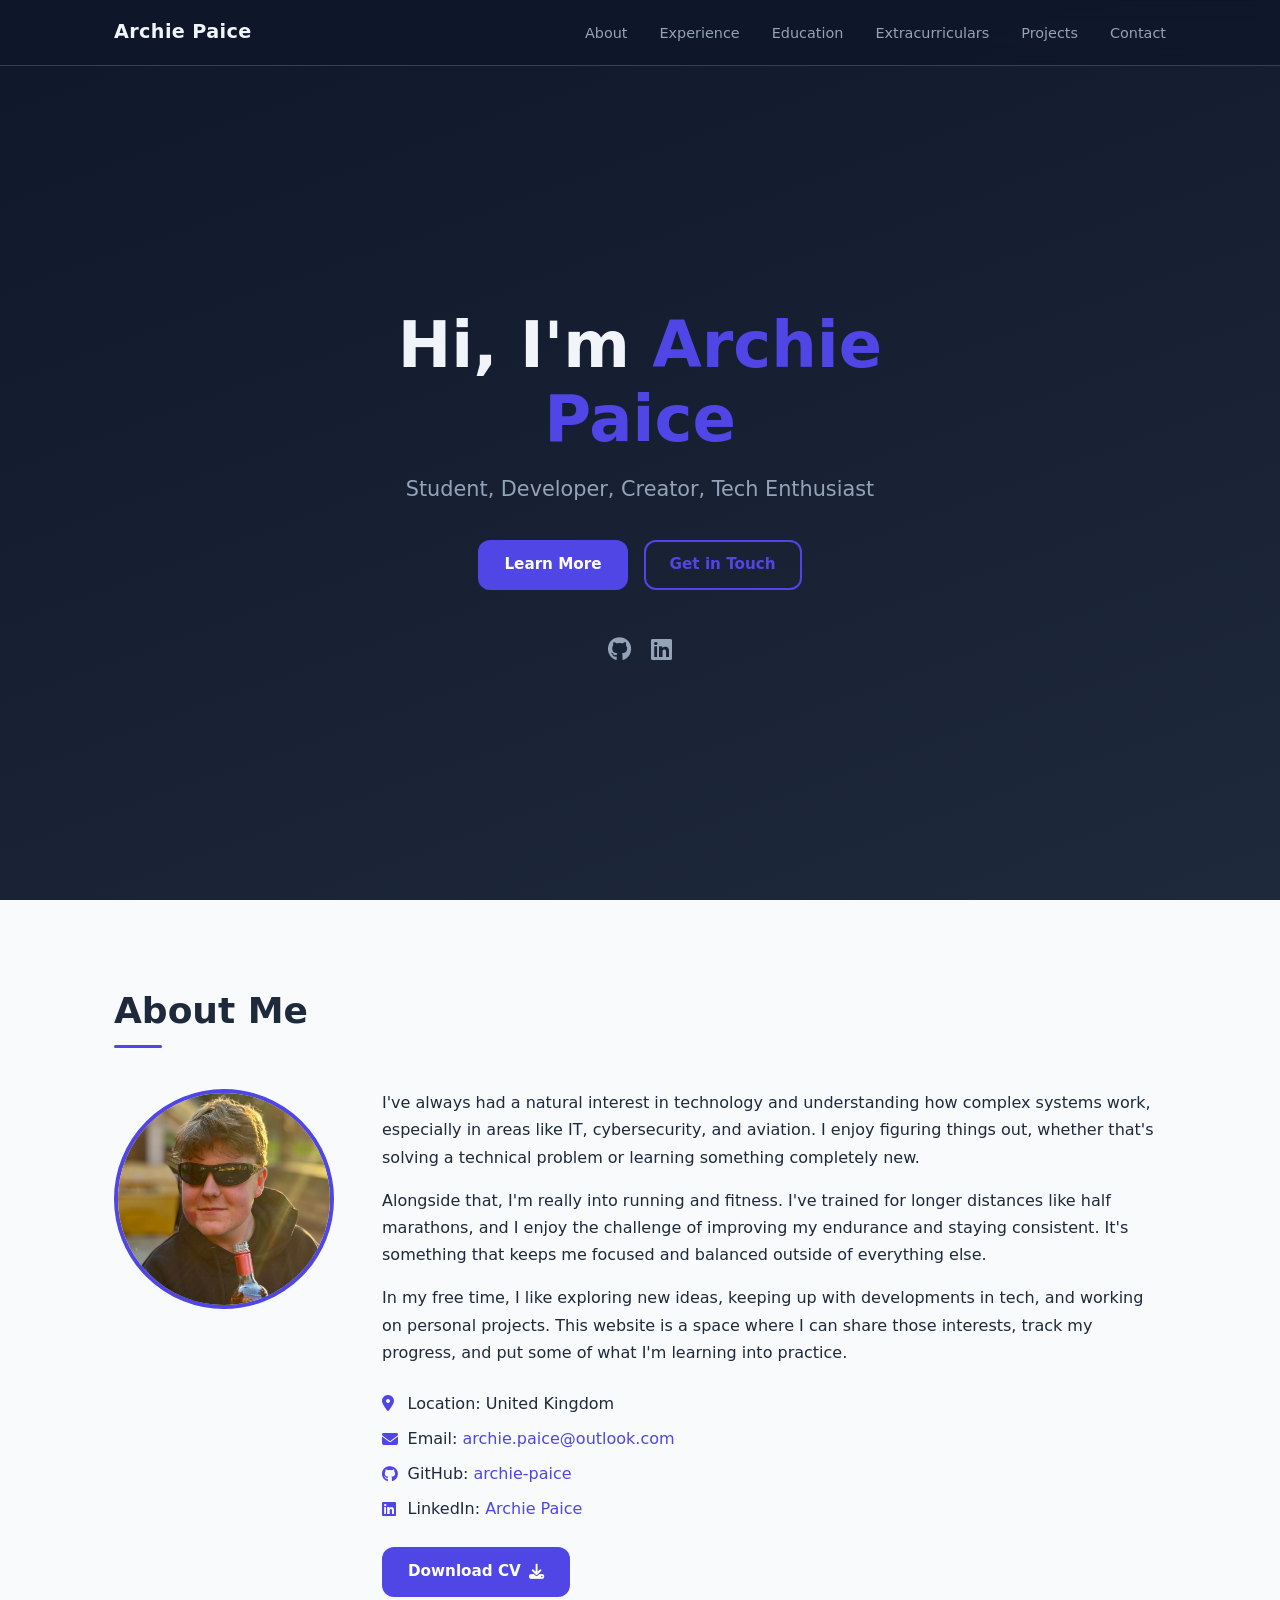
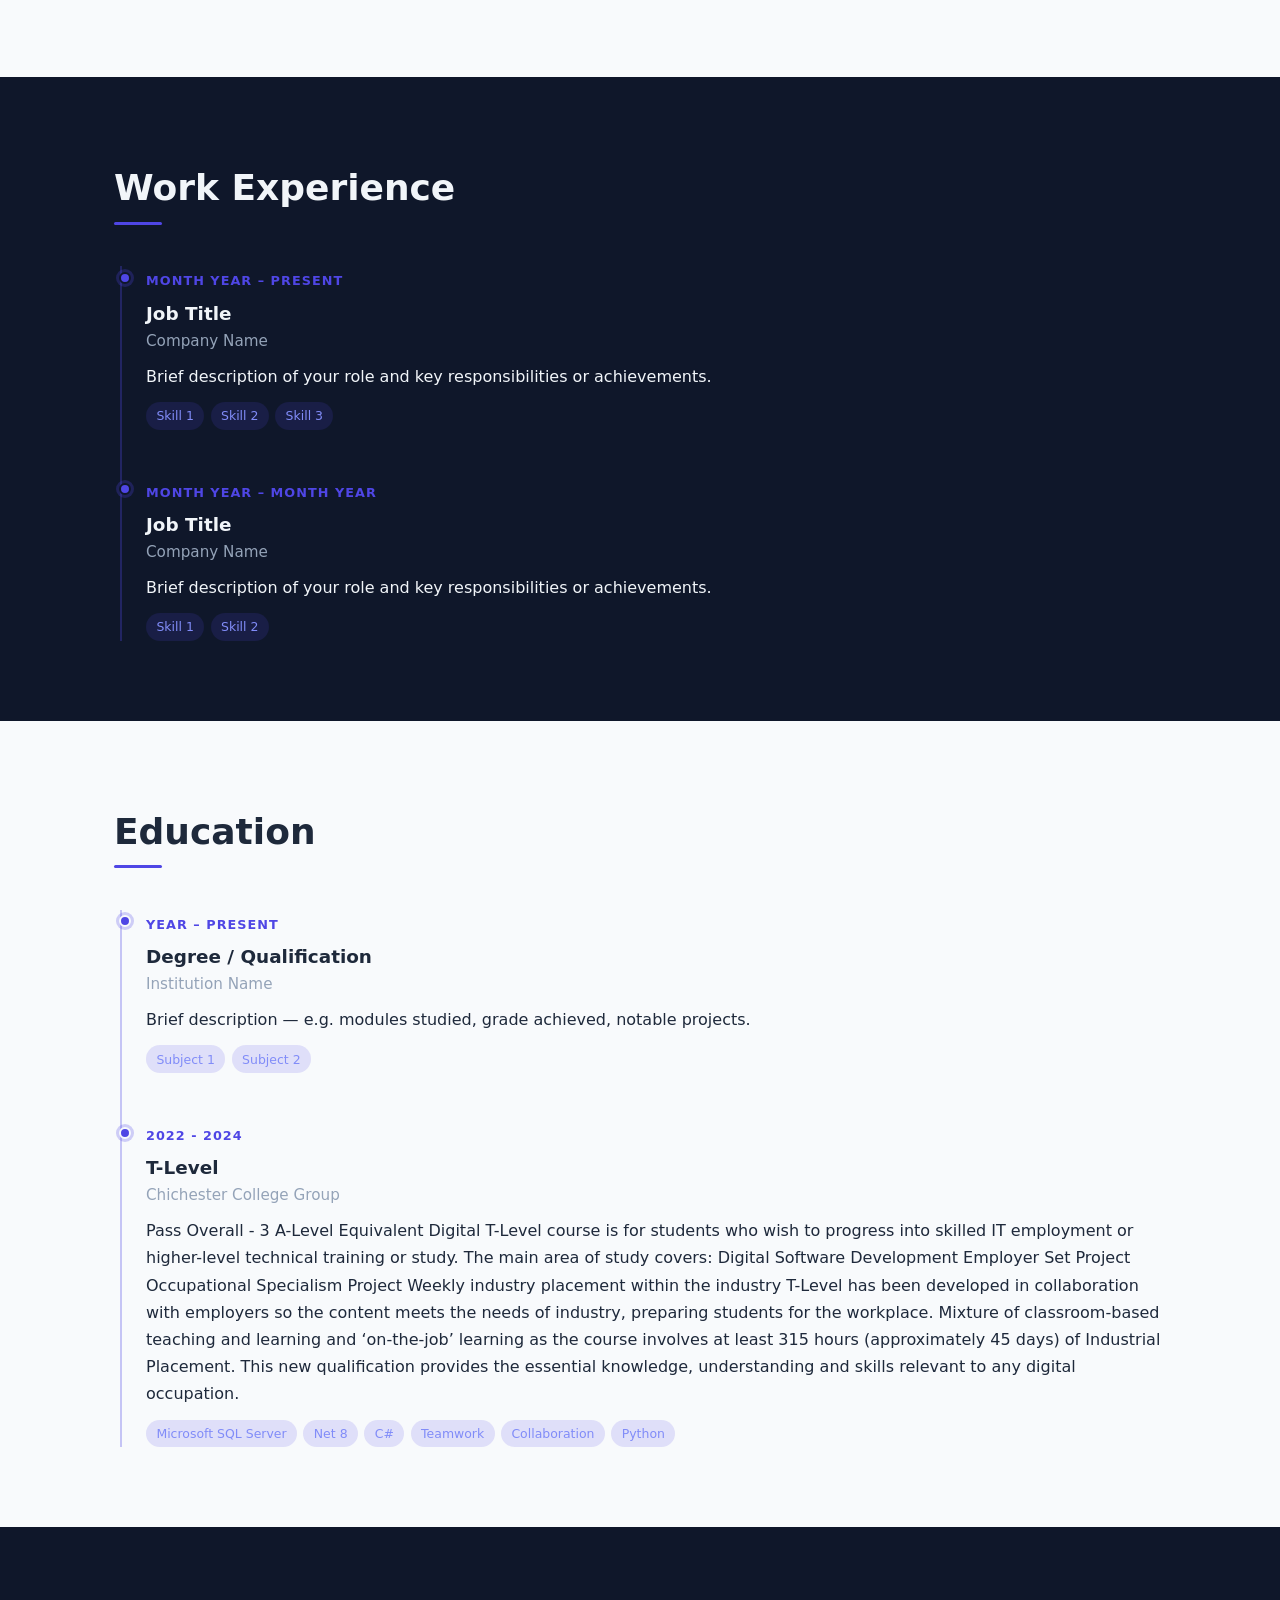
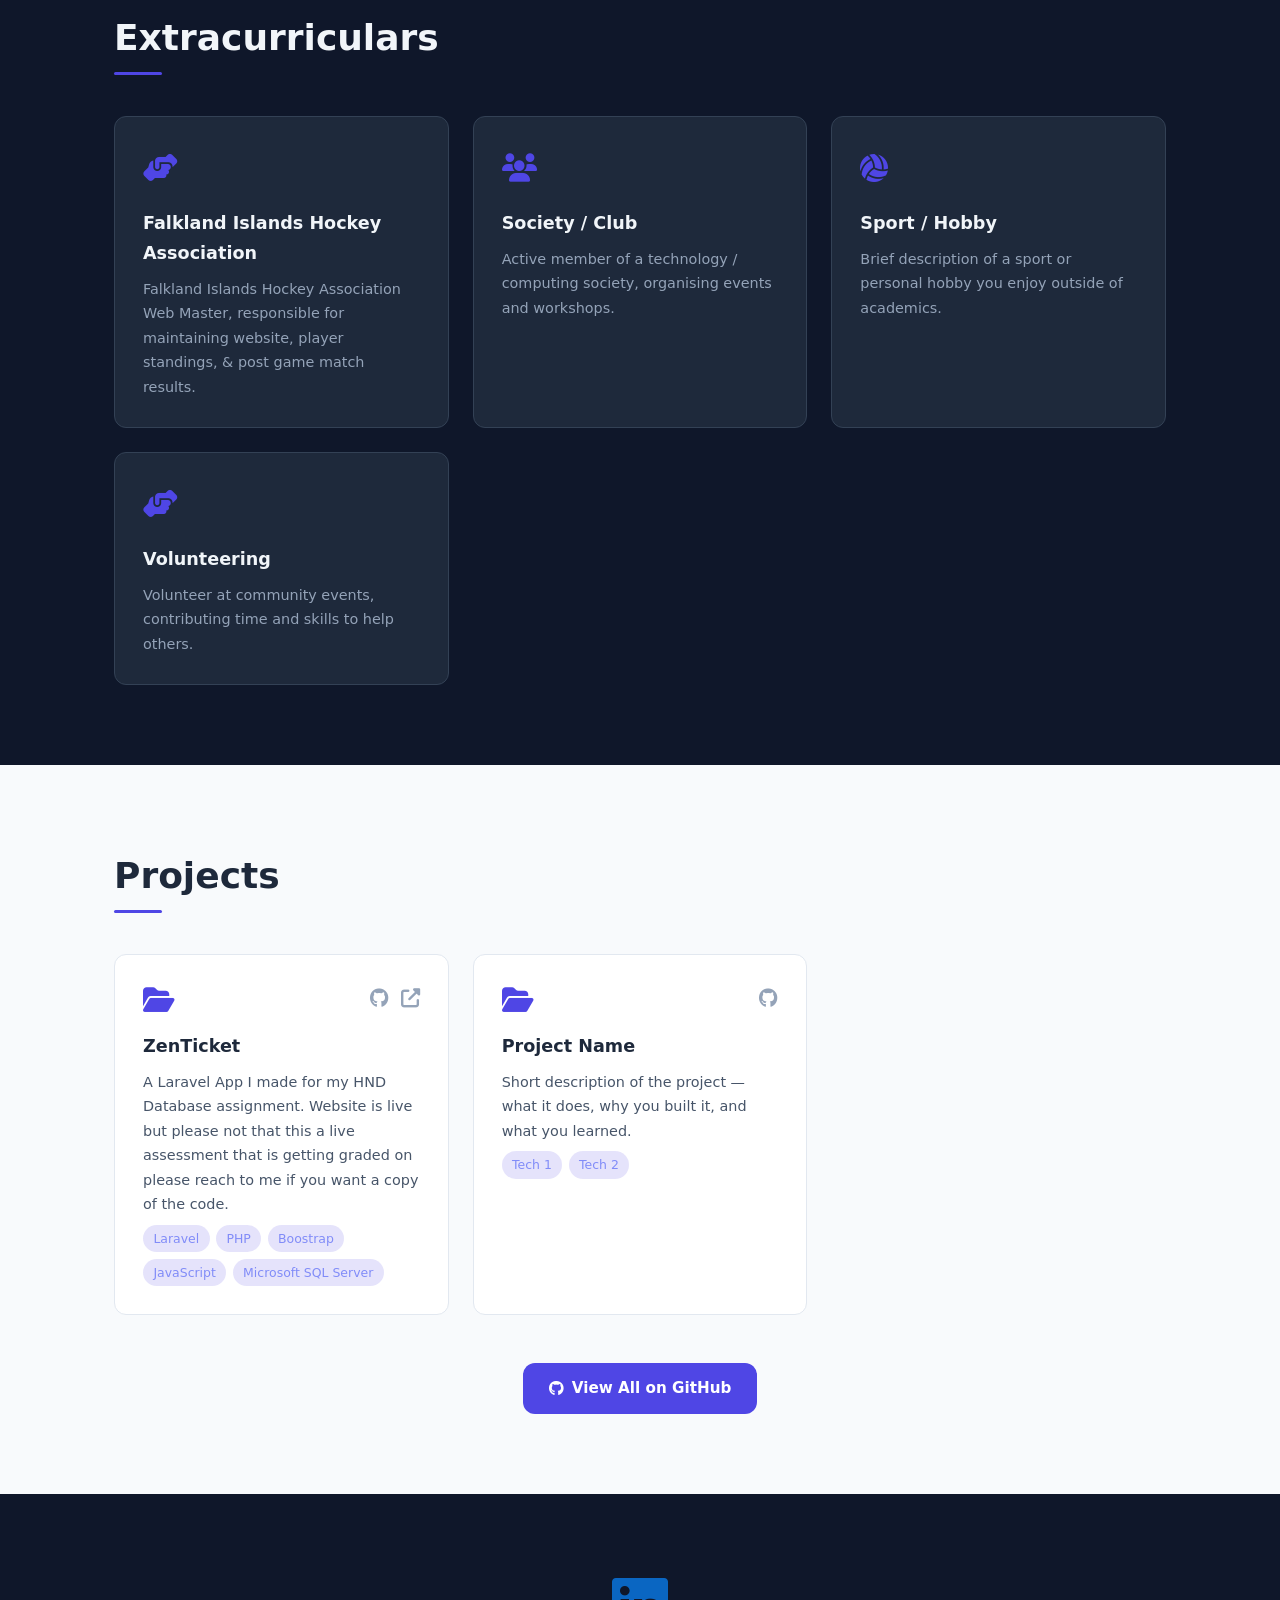
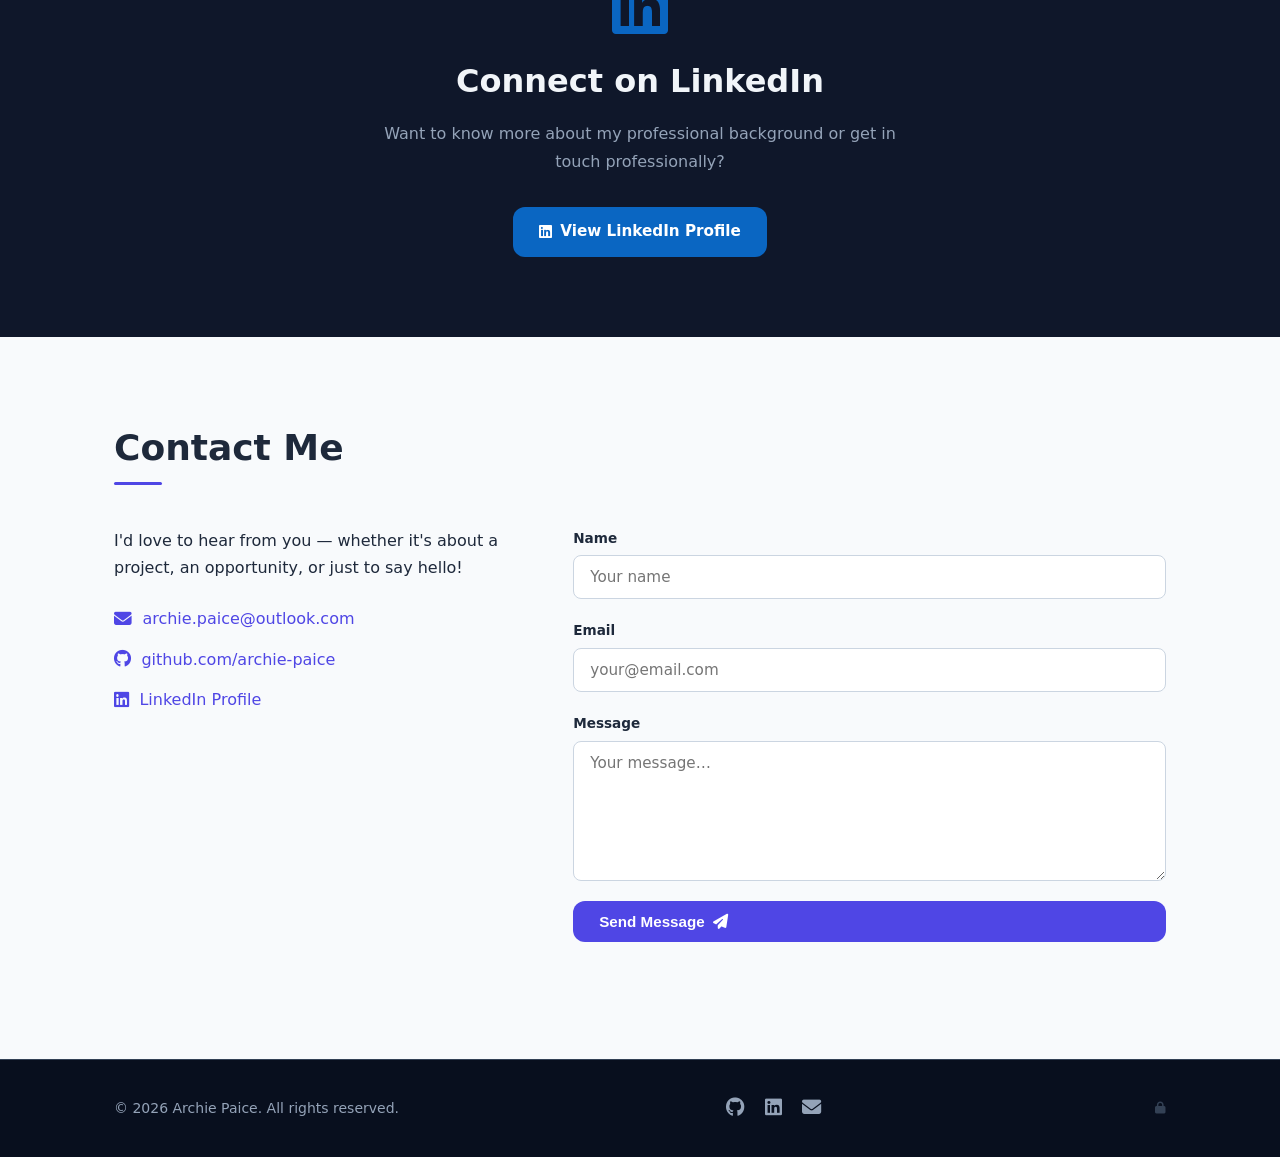
<file: index.html>
<!DOCTYPE html>
<html lang="en">
<head>
  <meta charset="UTF-8" />
  <meta name="viewport" content="width=device-width, initial-scale=1.0" />
  <title>Archie Paice | Portfolio</title>
  <link rel="stylesheet" href="style.css" />
  <link
    rel="stylesheet"
    href="https://cdnjs.cloudflare.com/ajax/libs/font-awesome/6.5.0/css/all.min.css"
    crossorigin="anonymous"
    referrerpolicy="no-referrer"
  />
</head>
<body>

  <!-- ===================== NAVIGATION ===================== -->
  <header id="navbar">
    <div class="nav-container">
      <a href="#hero" class="nav-brand" id="nav-brand">Archie Paice</a>

      <button class="nav-toggle" aria-label="Toggle navigation" aria-expanded="false">
        <span></span><span></span><span></span>
      </button>

      <nav>
        <ul class="nav-links">
          <li><a href="#about">About</a></li>
          <li><a href="#experience">Experience</a></li>
          <li><a href="#education">Education</a></li>
          <li><a href="#extracurriculars">Extracurriculars</a></li>
          <li><a href="#projects">Projects</a></li>
          <li><a href="#contact">Contact</a></li>
        </ul>
      </nav>
    </div>
  </header>

  <!-- ===================== HERO ===================== -->
  <section id="hero">
    <div class="hero-content" id="hero-content">
      <!-- populated by script.js -->
    </div>
  </section>

  <!-- ===================== ABOUT ===================== -->
  <section id="about" class="section section-light">
    <div class="container">
      <h2 class="section-title">About Me</h2>
      <div id="about-content" class="about-grid">
        <!-- populated by script.js -->
      </div>
    </div>
  </section>

  <!-- ===================== WORK EXPERIENCE ===================== -->
  <section id="experience" class="section section-dark">
    <div class="container">
      <h2 class="section-title">Work Experience</h2>
      <div class="timeline" id="experience-timeline">
        <!-- populated by script.js -->
      </div>
    </div>
  </section>

  <!-- ===================== EDUCATION ===================== -->
  <section id="education" class="section section-light">
    <div class="container">
      <h2 class="section-title">Education</h2>
      <div class="timeline" id="education-timeline">
        <!-- populated by script.js -->
      </div>
    </div>
  </section>

  <!-- ===================== EXTRACURRICULARS ===================== -->
  <section id="extracurriculars" class="section section-dark">
    <div class="container">
      <h2 class="section-title">Extracurriculars</h2>
      <div class="cards-grid" id="extracurriculars-grid">
        <!-- populated by script.js -->
      </div>
    </div>
  </section>

  <!-- ===================== PROJECTS ===================== -->
  <section id="projects" class="section section-light">
    <div class="container">
      <h2 class="section-title">Projects</h2>
      <div class="cards-grid" id="projects-grid">
        <!-- populated by script.js -->
      </div>
      <div class="section-cta">
        <a id="github-profile-link" href="https://github.com/archie-paice" target="_blank" rel="noopener noreferrer" class="btn btn-primary">
          <i class="fab fa-github"></i> View All on GitHub
        </a>
      </div>
    </div>
  </section>

  <!-- ===================== LINKEDIN ===================== -->
  <section id="linkedin" class="section section-dark">
    <div class="container linkedin-section">
      <i class="fab fa-linkedin linkedin-icon"></i>
      <h2>Connect on LinkedIn</h2>
      <p>Want to know more about my professional background or get in touch professionally?</p>
      <a
        id="linkedin-cta"
        href="#"
        target="_blank"
        rel="noopener noreferrer"
        class="btn btn-linkedin"
      >
        <i class="fab fa-linkedin"></i> View LinkedIn Profile
      </a>
    </div>
  </section>

  <!-- ===================== CONTACT ===================== -->
  <section id="contact" class="section section-light">
    <div class="container">
      <h2 class="section-title">Contact Me</h2>
      <div class="contact-grid">

        <div class="contact-info">
          <p>I'd love to hear from you — whether it's about a project, an opportunity, or just to say hello!</p>
          <ul class="contact-links" id="contact-links">
            <!-- populated by script.js -->
          </ul>
        </div>

        <form
          id="contact-form"
          class="contact-form"
          action="#"
          method="POST"
          novalidate
        >
          <div class="form-group">
            <label for="name">Name</label>
            <input type="text" id="name" name="name" placeholder="Your name" required />
          </div>
          <div class="form-group">
            <label for="email">Email</label>
            <input type="email" id="email" name="email" placeholder="your@email.com" required />
          </div>
          <div class="form-group">
            <label for="message">Message</label>
            <textarea id="message" name="message" rows="5" placeholder="Your message…" required></textarea>
          </div>
          <button type="submit" class="btn btn-primary">Send Message <i class="fas fa-paper-plane"></i></button>
          <p class="form-status" aria-live="polite"></p>
        </form>

      </div>
    </div>
  </section>

  <!-- ===================== FOOTER ===================== -->
  <footer>
    <div class="container footer-inner">
      <p>&copy; <span id="year"></span> Archie Paice. All rights reserved.</p>
      <div class="footer-socials" id="footer-socials">
        <!-- populated by script.js -->
      </div>
      <a href="/admin/" class="footer-admin-link" aria-label="Admin">
        <i class="fas fa-lock"></i>
      </a>
    </div>
  </footer>

  <script src="script.js"></script>
</body>
</html>
</file>
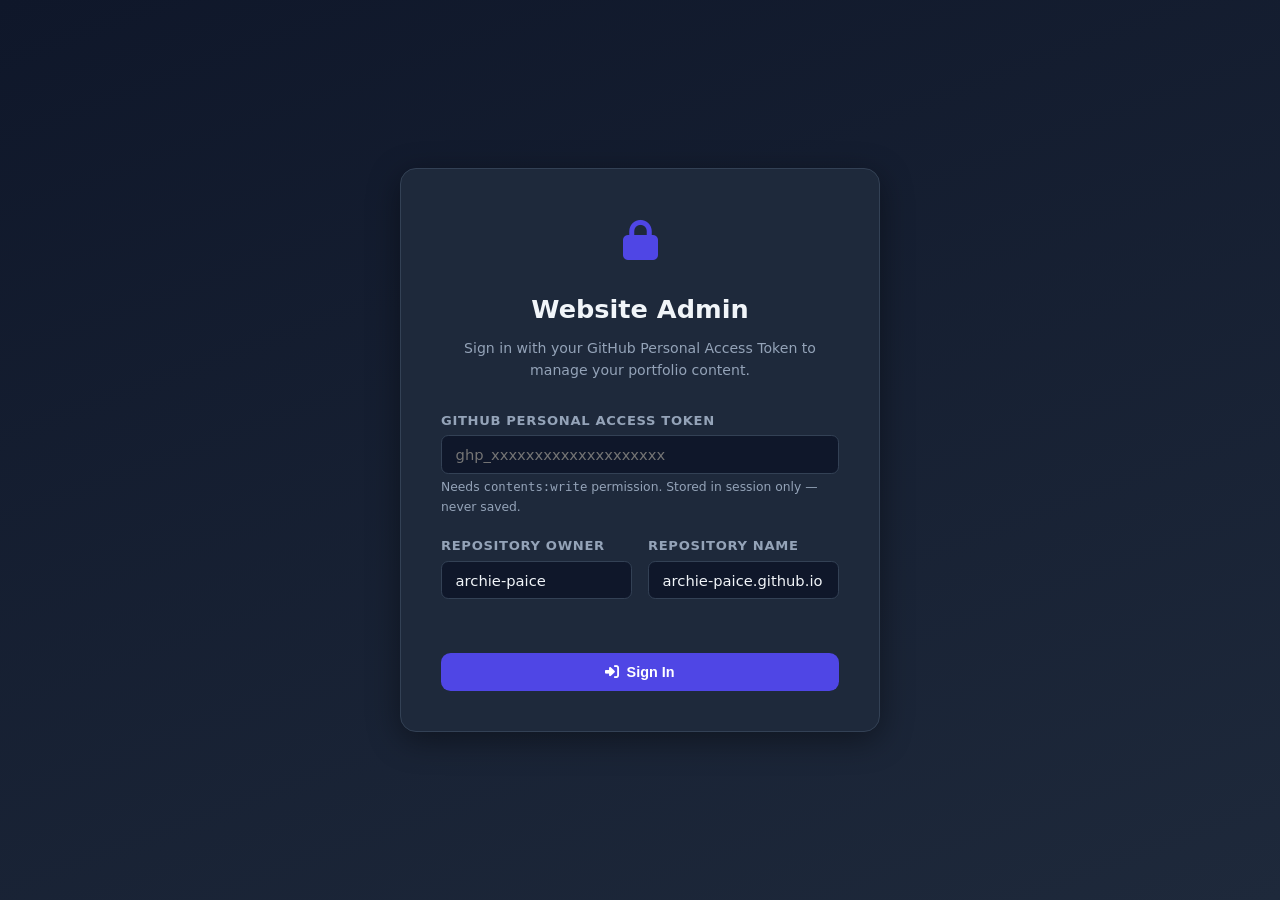
<file: admin/index.html>
<!DOCTYPE html>
<html lang="en">
<head>
  <meta charset="UTF-8" />
  <meta name="viewport" content="width=device-width, initial-scale=1.0" />
  <title>Admin — Archie Paice</title>
  <link rel="stylesheet" href="admin.css" />
  <link
    rel="stylesheet"
    href="https://cdnjs.cloudflare.com/ajax/libs/font-awesome/6.5.0/css/all.min.css"
    crossorigin="anonymous"
    referrerpolicy="no-referrer"
  />
</head>
<body>

  <!-- ===================== LOGIN ===================== -->
  <div id="login-screen" class="login-screen">
    <div class="login-card">
      <div class="login-logo"><i class="fas fa-lock"></i></div>
      <h1>Website Admin</h1>
      <p class="login-sub">Sign in with your GitHub Personal Access Token to manage your portfolio content.</p>

      <form id="login-form" novalidate>
        <div class="field-group">
          <label for="pat-input">GitHub Personal Access Token</label>
          <input
            type="password"
            id="pat-input"
            placeholder="ghp_xxxxxxxxxxxxxxxxxxxx"
            autocomplete="off"
            required
          />
          <span class="field-hint">Needs <code>contents:write</code> permission. Stored in session only — never saved.</span>
        </div>
        <div class="field-row">
          <div class="field-group">
            <label for="owner-input">Repository Owner</label>
            <input type="text" id="owner-input" value="archie-paice" required />
          </div>
          <div class="field-group">
            <label for="repo-input">Repository Name</label>
            <input type="text" id="repo-input" value="archie-paice.github.io" required />
          </div>
        </div>
        <p id="login-error" class="error-msg" aria-live="polite"></p>
        <button type="submit" class="btn btn-primary" id="login-btn">
          <i class="fas fa-sign-in-alt"></i> Sign In
        </button>
      </form>
    </div>
  </div>

  <!-- ===================== DASHBOARD ===================== -->
  <div id="dashboard" class="dashboard hidden">

    <header class="dash-header">
      <div class="dash-header-inner">
        <span class="dash-title"><i class="fas fa-pencil-alt"></i> Portfolio Admin</span>
        <div class="dash-header-actions">
          <button class="btn btn-primary" id="save-btn">
            <i class="fas fa-cloud-upload-alt"></i> Save &amp; Publish
          </button>
          <button class="btn btn-outline" id="logout-btn">
            <i class="fas fa-sign-out-alt"></i> Logout
          </button>
        </div>
      </div>
      <p id="save-status" class="save-status" aria-live="polite"></p>
    </header>

    <div class="dash-body">

      <!-- Sidebar tabs -->
      <nav class="dash-sidebar">
        <button class="tab-btn active" data-tab="hero"><i class="fas fa-home"></i> Hero</button>
        <button class="tab-btn" data-tab="about"><i class="fas fa-user"></i> About</button>
        <button class="tab-btn" data-tab="experience"><i class="fas fa-briefcase"></i> Experience</button>
        <button class="tab-btn" data-tab="education"><i class="fas fa-graduation-cap"></i> Education</button>
        <button class="tab-btn" data-tab="extracurriculars"><i class="fas fa-star"></i> Extracurriculars</button>
        <button class="tab-btn" data-tab="projects"><i class="fas fa-folder-open"></i> Projects</button>
        <button class="tab-btn" data-tab="contact"><i class="fas fa-envelope"></i> Contact</button>
      </nav>

      <!-- Tab panels -->
      <main class="dash-content">

        <!-- HERO -->
        <section class="tab-panel active" id="tab-hero">
          <h2>Hero Section</h2>
          <div class="field-group">
            <label>Name</label>
            <input type="text" id="hero-name" />
          </div>
          <div class="field-group">
            <label>Tagline</label>
            <input type="text" id="hero-tagline" />
          </div>
          <div class="field-group">
            <label>GitHub URL</label>
            <input type="url" id="hero-github" />
          </div>
          <div class="field-group">
            <label>LinkedIn URL</label>
            <input type="url" id="hero-linkedin" />
          </div>
        </section>

        <!-- ABOUT -->
        <section class="tab-panel hidden" id="tab-about">
          <h2>About Me</h2>
          <div class="field-group">
            <label>Profile Photo Path (e.g. assets/profile.jpg)</label>
            <input type="text" id="about-photo-src" />
          </div>
          <div class="field-group">
            <label>Photo Alt Text</label>
            <input type="text" id="about-photo-alt" />
          </div>
          <div class="field-group">
            <label>Initials (shown when photo missing)</label>
            <input type="text" id="about-initials" maxlength="4" />
          </div>
          <div class="field-group">
            <label>Bio Paragraphs <span class="field-hint">(one paragraph per line)</span></label>
            <textarea id="about-bio" rows="6"></textarea>
          </div>
          <div class="field-row">
            <div class="field-group">
              <label>Location</label>
              <input type="text" id="about-location" />
            </div>
            <div class="field-group">
              <label>Email</label>
              <input type="email" id="about-email" />
            </div>
          </div>
          <div class="field-row">
            <div class="field-group">
              <label>GitHub URL</label>
              <input type="url" id="about-github-url" />
            </div>
            <div class="field-group">
              <label>GitHub Handle</label>
              <input type="text" id="about-github-handle" />
            </div>
          </div>
          <div class="field-row">
            <div class="field-group">
              <label>LinkedIn URL</label>
              <input type="url" id="about-linkedin-url" />
            </div>
            <div class="field-group">
              <label>LinkedIn Handle</label>
              <input type="text" id="about-linkedin-handle" />
            </div>
          </div>
          <div class="field-group">
            <label>CV / Résumé URL (e.g. assets/cv.pdf)</label>
            <input type="text" id="about-cv-url" />
          </div>
        </section>

        <!-- EXPERIENCE -->
        <section class="tab-panel hidden" id="tab-experience">
          <div class="panel-header">
            <h2>Work Experience</h2>
            <button class="btn btn-sm btn-primary" id="add-experience">
              <i class="fas fa-plus"></i> Add Entry
            </button>
          </div>
          <div id="experience-list" class="item-list"></div>
        </section>

        <!-- EDUCATION -->
        <section class="tab-panel hidden" id="tab-education">
          <div class="panel-header">
            <h2>Education</h2>
            <button class="btn btn-sm btn-primary" id="add-education">
              <i class="fas fa-plus"></i> Add Entry
            </button>
          </div>
          <div id="education-list" class="item-list"></div>
        </section>

        <!-- EXTRACURRICULARS -->
        <section class="tab-panel hidden" id="tab-extracurriculars">
          <div class="panel-header">
            <h2>Extracurriculars</h2>
            <button class="btn btn-sm btn-primary" id="add-extracurricular">
              <i class="fas fa-plus"></i> Add Card
            </button>
          </div>
          <div id="extracurriculars-list" class="item-list"></div>
        </section>

        <!-- PROJECTS -->
        <section class="tab-panel hidden" id="tab-projects">
          <div class="panel-header">
            <h2>Projects</h2>
            <button class="btn btn-sm btn-primary" id="add-project">
              <i class="fas fa-plus"></i> Add Project
            </button>
          </div>
          <div id="projects-list" class="item-list"></div>
        </section>

        <!-- CONTACT -->
        <section class="tab-panel hidden" id="tab-contact">
          <h2>Contact</h2>
          <div class="field-group">
            <label>Email</label>
            <input type="email" id="contact-email" />
          </div>
          <div class="field-group">
            <label>GitHub URL</label>
            <input type="url" id="contact-github" />
          </div>
          <div class="field-group">
            <label>LinkedIn URL</label>
            <input type="url" id="contact-linkedin" />
          </div>
          <div class="field-group">
            <label>Formspree Form ID <span class="field-hint">(from formspree.io/f/<strong>ID</strong>)</span></label>
            <input type="text" id="contact-formspree" />
          </div>
        </section>

      </main>
    </div>
  </div>

  <script src="admin.js"></script>
</body>
</html>
</file>
<file: style.css>
/* =============================================================
   PERSONAL PORTFOLIO — style.css
   Update CSS custom properties below to change the colour
   scheme across the entire site.
   ============================================================= */

/* ── Custom Properties (theme colours) ── */
:root {
  --color-primary:    #4f46e5; /* indigo accent */
  --color-primary-h:  #4338ca; /* hover shade   */
  --color-linkedin:   #0a66c2;
  --color-bg-dark:    #0f172a; /* dark sections  */
  --color-bg-light:   #f8fafc; /* light sections */
  --color-bg-card:    #1e293b; /* cards in dark  */
  --color-text-dark:  #1e293b;
  --color-text-light: #f1f5f9;
  --color-text-muted: #94a3b8;
  --color-border:     #334155;
  --color-tag-bg:     rgba(79, 70, 229, 0.15);
  --color-tag-text:   #818cf8;

  --radius:   0.75rem;
  --shadow:   0 4px 24px rgba(0, 0, 0, 0.35);
  --transition: 0.25s ease;
  --max-width: 1100px;
}

/* ── Reset & Base ── */
*, *::before, *::after { box-sizing: border-box; margin: 0; padding: 0; }

html { scroll-behavior: smooth; }

body {
  font-family: 'Segoe UI', system-ui, -apple-system, sans-serif;
  background-color: var(--color-bg-dark);
  color: var(--color-text-light);
  line-height: 1.7;
}

img { max-width: 100%; display: block; }

a { color: inherit; text-decoration: none; }

ul { list-style: none; }

/* ── Utility ── */
.container {
  max-width: var(--max-width);
  margin-inline: auto;
  padding-inline: 1.5rem;
}

.section { padding-block: 5rem; }

.section-light {
  background-color: var(--color-bg-light);
  color: var(--color-text-dark);
}

.section-dark {
  background-color: var(--color-bg-dark);
  color: var(--color-text-light);
}

.section-title {
  font-size: clamp(1.75rem, 3vw, 2.25rem);
  font-weight: 700;
  margin-bottom: 3rem;
  position: relative;
  display: inline-block;
}

.section-title::after {
  content: '';
  position: absolute;
  left: 0;
  bottom: -0.4rem;
  width: 3rem;
  height: 3px;
  background: var(--color-primary);
  border-radius: 2px;
}

.highlight { color: var(--color-primary); }

.section-cta { text-align: center; margin-top: 3rem; }

/* ── Buttons ── */
.btn {
  display: inline-flex;
  align-items: center;
  gap: 0.5rem;
  padding: 0.65rem 1.5rem;
  border-radius: var(--radius);
  font-weight: 600;
  font-size: 0.95rem;
  cursor: pointer;
  border: 2px solid transparent;
  transition: background var(--transition), color var(--transition), border-color var(--transition), transform var(--transition);
}

.btn:active { transform: scale(0.97); }

.btn-primary {
  background: var(--color-primary);
  color: #fff;
}
.btn-primary:hover { background: var(--color-primary-h); }

.btn-outline {
  border-color: var(--color-primary);
  color: var(--color-primary);
  background: transparent;
}
.btn-outline:hover { background: var(--color-primary); color: #fff; }

.btn-linkedin {
  background: var(--color-linkedin);
  color: #fff;
}
.btn-linkedin:hover { background: #085396; }

/* ── Navbar ── */
#navbar {
  position: fixed;
  top: 0;
  width: 100%;
  z-index: 1000;
  background: rgba(15, 23, 42, 0.85);
  backdrop-filter: blur(10px);
  -webkit-backdrop-filter: blur(10px);
  border-bottom: 1px solid var(--color-border);
  transition: box-shadow var(--transition);
}

#navbar.scrolled { box-shadow: 0 2px 20px rgba(0, 0, 0, 0.5); }

.nav-container {
  max-width: var(--max-width);
  margin-inline: auto;
  padding: 1rem 1.5rem;
  display: flex;
  align-items: center;
  justify-content: space-between;
}

.nav-brand {
  font-size: 1.2rem;
  font-weight: 700;
  color: var(--color-text-light);
  letter-spacing: 0.02em;
}

.nav-links {
  display: flex;
  gap: 2rem;
}

.nav-links a {
  color: var(--color-text-muted);
  font-size: 0.9rem;
  font-weight: 500;
  transition: color var(--transition);
  position: relative;
}

.nav-links a::after {
  content: '';
  position: absolute;
  bottom: -3px;
  left: 0;
  width: 0;
  height: 2px;
  background: var(--color-primary);
  transition: width var(--transition);
}

.nav-links a:hover,
.nav-links a.active { color: var(--color-text-light); }

.nav-links a:hover::after,
.nav-links a.active::after { width: 100%; }

/* Hamburger toggle */
.nav-toggle {
  display: none;
  flex-direction: column;
  gap: 5px;
  background: none;
  border: none;
  cursor: pointer;
  padding: 4px;
}

.nav-toggle span {
  display: block;
  width: 24px;
  height: 2px;
  background: var(--color-text-light);
  border-radius: 2px;
  transition: transform var(--transition), opacity var(--transition);
}

.nav-toggle[aria-expanded="true"] span:nth-child(1) { transform: translateY(7px) rotate(45deg); }
.nav-toggle[aria-expanded="true"] span:nth-child(2) { opacity: 0; }
.nav-toggle[aria-expanded="true"] span:nth-child(3) { transform: translateY(-7px) rotate(-45deg); }

/* ── Hero ── */
#hero {
  min-height: 100vh;
  display: flex;
  align-items: center;
  justify-content: center;
  text-align: center;
  background: linear-gradient(160deg, #0f172a 0%, #1e293b 100%);
  padding-inline: 1.5rem;
  padding-top: 5rem;
}

.hero-content { max-width: 680px; }

#hero h1 {
  font-size: clamp(2.2rem, 6vw, 4rem);
  font-weight: 800;
  line-height: 1.15;
  margin-bottom: 1rem;
}

.hero-tagline {
  font-size: clamp(1rem, 2vw, 1.3rem);
  color: var(--color-text-muted);
  margin-bottom: 2rem;
}

.hero-cta {
  display: flex;
  gap: 1rem;
  justify-content: center;
  flex-wrap: wrap;
  margin-bottom: 2.5rem;
}

.hero-socials {
  display: flex;
  gap: 1.25rem;
  justify-content: center;
}

.hero-socials a {
  font-size: 1.5rem;
  color: var(--color-text-muted);
  transition: color var(--transition), transform var(--transition);
}

.hero-socials a:hover { color: var(--color-primary); transform: translateY(-3px); }

/* ── About ── */
.about-grid {
  display: grid;
  grid-template-columns: 220px 1fr;
  gap: 3rem;
  align-items: start;
}

.about-photo {
  position: relative;
}

.about-photo img {
  width: 220px;
  height: 220px;
  object-fit: cover;
  border-radius: 50%;
  border: 4px solid var(--color-primary);
}

.about-photo-placeholder {
  width: 220px;
  height: 220px;
  border-radius: 50%;
  background: linear-gradient(135deg, var(--color-primary) 0%, #818cf8 100%);
  display: none;
  align-items: center;
  justify-content: center;
  font-size: 3rem;
  font-weight: 700;
  color: #fff;
  border: 4px solid var(--color-primary);
}

.about-photo img:not([src]),
.about-photo img[src=""],
.about-photo img.hidden { display: none; }

.about-photo img.hidden + .about-photo-placeholder,
.about-photo img:not([src]) + .about-photo-placeholder,
.about-photo img[src=""] + .about-photo-placeholder { display: flex; }

.about-text p { margin-bottom: 1rem; color: var(--color-text-dark); }

.about-details {
  margin-block: 1.5rem;
  display: flex;
  flex-direction: column;
  gap: 0.5rem;
}

.about-details li {
  display: flex;
  align-items: center;
  gap: 0.6rem;
  color: var(--color-text-dark);
}

.about-details li i { color: var(--color-primary); min-width: 1rem; }

.about-details a { color: var(--color-primary); }
.about-details a:hover { text-decoration: underline; }

/* ── Timeline (shared by Experience & Education) ── */
.timeline {
  position: relative;
  padding-left: 2rem;
}

.timeline::before {
  content: '';
  position: absolute;
  left: 0.4rem;
  top: 0;
  bottom: 0;
  width: 2px;
  background: var(--color-primary);
  opacity: 0.3;
}

.timeline-item {
  position: relative;
  margin-bottom: 3rem;
}

.timeline-item:last-child { margin-bottom: 0; }

.timeline-marker {
  position: absolute;
  left: -1.7rem;
  top: 0.35rem;
  width: 12px;
  height: 12px;
  border-radius: 50%;
  background: var(--color-primary);
  border: 2px solid var(--color-bg-light);
  box-shadow: 0 0 0 3px rgba(79, 70, 229, 0.25);
}

/* Dark sections use dark bg for marker border */
.section-dark .timeline-marker { border-color: var(--color-bg-dark); }

.timeline-date {
  font-size: 0.8rem;
  font-weight: 600;
  color: var(--color-primary);
  text-transform: uppercase;
  letter-spacing: 0.08em;
}

.timeline-role {
  font-size: 1.15rem;
  font-weight: 700;
  margin-top: 0.25rem;
}

.timeline-company {
  font-size: 0.95rem;
  font-weight: 500;
  color: var(--color-text-muted);
  margin-bottom: 0.5rem;
}

.timeline-content p { margin-bottom: 0.75rem; }

.timeline-tags {
  display: flex;
  flex-wrap: wrap;
  gap: 0.4rem;
  margin-top: 0.5rem;
}

.timeline-tags li {
  background: var(--color-tag-bg);
  color: var(--color-tag-text);
  padding: 0.2rem 0.65rem;
  border-radius: 999px;
  font-size: 0.78rem;
  font-weight: 500;
}

/* Light-section timeline text colours */
.section-light .timeline-content p,
.section-light .timeline-role { color: var(--color-text-dark); }

/* ── Cards Grid (Extracurriculars & Projects) ── */
.cards-grid {
  display: grid;
  grid-template-columns: repeat(auto-fill, minmax(260px, 1fr));
  gap: 1.5rem;
}

.card {
  background: var(--color-bg-card);
  border: 1px solid var(--color-border);
  border-radius: var(--radius);
  padding: 1.75rem;
  transition: transform var(--transition), box-shadow var(--transition);
}

.card:hover {
  transform: translateY(-5px);
  box-shadow: var(--shadow);
}

/* Light-section cards */
.section-light .card {
  background: #fff;
  border-color: #e2e8f0;
}

.section-light .card h3 { color: var(--color-text-dark); }
.section-light .card p  { color: #475569; }

.card-icon {
  font-size: 1.75rem;
  color: var(--color-primary);
  margin-bottom: 1rem;
}

.card h3 { font-size: 1.1rem; margin-bottom: 0.5rem; }
.card p  { font-size: 0.9rem; color: var(--color-text-muted); }

/* Project-specific card */
.project-card-header {
  display: flex;
  align-items: center;
  justify-content: space-between;
  margin-bottom: 1rem;
}

.project-card-header > i {
  font-size: 1.75rem;
  color: var(--color-primary);
}

.project-links {
  display: flex;
  gap: 0.75rem;
}

.project-links a {
  font-size: 1.2rem;
  color: var(--color-text-muted);
  transition: color var(--transition);
}

.project-links a:hover { color: var(--color-primary); }

/* ── LinkedIn section ── */
.linkedin-section {
  text-align: center;
  max-width: 600px;
}

.linkedin-icon {
  font-size: 4rem;
  color: var(--color-linkedin);
  margin-bottom: 1rem;
}

.linkedin-section h2 {
  font-size: clamp(1.5rem, 3vw, 2rem);
  margin-bottom: 0.75rem;
}

.linkedin-section p {
  color: var(--color-text-muted);
  margin-bottom: 2rem;
}

/* ── Contact ── */
.contact-grid {
  display: grid;
  grid-template-columns: 1fr 1.5fr;
  gap: 4rem;
  align-items: start;
}

.contact-info p { color: var(--color-text-dark); margin-bottom: 1.5rem; }

.contact-links {
  display: flex;
  flex-direction: column;
  gap: 0.85rem;
}

.contact-links a {
  display: flex;
  align-items: center;
  gap: 0.65rem;
  color: var(--color-primary);
  font-weight: 500;
  transition: color var(--transition);
}

.contact-links a i { font-size: 1.1rem; }
.contact-links a:hover { color: var(--color-primary-h); text-decoration: underline; }

/* Contact form */
.contact-form { display: flex; flex-direction: column; gap: 1.25rem; }

.form-group { display: flex; flex-direction: column; gap: 0.35rem; }

.form-group label {
  font-size: 0.85rem;
  font-weight: 600;
  color: var(--color-text-dark);
}

.form-group input,
.form-group textarea {
  padding: 0.75rem 1rem;
  border: 1.5px solid #cbd5e1;
  border-radius: 0.5rem;
  font-family: inherit;
  font-size: 0.95rem;
  background: #fff;
  color: var(--color-text-dark);
  transition: border-color var(--transition), box-shadow var(--transition);
}

.form-group input:focus,
.form-group textarea:focus {
  outline: none;
  border-color: var(--color-primary);
  box-shadow: 0 0 0 3px rgba(79, 70, 229, 0.15);
}

.form-group textarea { resize: vertical; min-height: 140px; }

.form-status {
  font-size: 0.88rem;
  font-weight: 600;
  min-height: 1.2em;
}

.form-status.success { color: #16a34a; }
.form-status.error   { color: #dc2626; }

/* ── Footer ── */
footer {
  background: #080f1e;
  padding-block: 2rem;
  border-top: 1px solid var(--color-border);
}

.footer-inner {
  display: flex;
  align-items: center;
  justify-content: space-between;
  flex-wrap: wrap;
  gap: 1rem;
}

footer p { color: var(--color-text-muted); font-size: 0.875rem; }

.footer-socials { display: flex; gap: 1.25rem; }

.footer-socials a {
  color: var(--color-text-muted);
  font-size: 1.2rem;
  transition: color var(--transition);
}

.footer-socials a:hover { color: var(--color-primary); }

.footer-admin-link {
  color: var(--color-border);
  font-size: 0.75rem;
  transition: color var(--transition);
  margin-left: 0.5rem;
}

.footer-admin-link:hover { color: var(--color-text-muted); }

/* ── Responsive ── */
@media (max-width: 768px) {
  /* Mobile nav */
  .nav-toggle { display: flex; }

  nav {
    position: absolute;
    top: 100%;
    left: 0;
    right: 0;
    background: rgba(15, 23, 42, 0.97);
    border-top: 1px solid var(--color-border);
    max-height: 0;
    overflow: hidden;
    transition: max-height 0.3s ease;
  }

  nav.open { max-height: 400px; }

  .nav-links {
    flex-direction: column;
    gap: 0;
    padding-block: 0.5rem;
  }

  .nav-links a {
    display: block;
    padding: 0.75rem 1.5rem;
  }

  /* About */
  .about-grid {
    grid-template-columns: 1fr;
    justify-items: center;
  }

  /* Contact */
  .contact-grid { grid-template-columns: 1fr; gap: 2rem; }
}

@media (max-width: 480px) {
  .section { padding-block: 3.5rem; }
  .hero-cta { flex-direction: column; align-items: center; }
  .footer-inner { flex-direction: column; text-align: center; }
}
</file>
<file: admin/admin.css>
/* =============================================================
   ADMIN PANEL — admin.css
   ============================================================= */

:root {
  --c-bg:        #0f172a;
  --c-surface:   #1e293b;
  --c-surface2:  #263148;
  --c-border:    #334155;
  --c-primary:   #4f46e5;
  --c-primary-h: #4338ca;
  --c-danger:    #ef4444;
  --c-success:   #22c55e;
  --c-text:      #f1f5f9;
  --c-muted:     #94a3b8;
  --c-input-bg:  #0f172a;
  --radius:      0.6rem;
  --transition:  0.2s ease;
  --sidebar-w:   200px;
  --header-h:    60px;
}

*, *::before, *::after { box-sizing: border-box; margin: 0; padding: 0; }

html { scroll-behavior: smooth; }

body {
  font-family: 'Segoe UI', system-ui, -apple-system, sans-serif;
  background: var(--c-bg);
  color: var(--c-text);
  line-height: 1.6;
  min-height: 100vh;
}

a { color: inherit; text-decoration: none; }
ul { list-style: none; }

/* ── Utilities ── */
.hidden { display: none !important; }

/* ── Buttons ── */
.btn {
  display: inline-flex;
  align-items: center;
  gap: 0.45rem;
  padding: 0.55rem 1.2rem;
  border-radius: var(--radius);
  font-size: 0.9rem;
  font-weight: 600;
  cursor: pointer;
  border: 2px solid transparent;
  transition: background var(--transition), color var(--transition), border-color var(--transition);
  white-space: nowrap;
}

.btn:active { opacity: 0.85; }

.btn-primary {
  background: var(--c-primary);
  color: #fff;
}
.btn-primary:hover { background: var(--c-primary-h); }

.btn-outline {
  border-color: var(--c-border);
  background: transparent;
  color: var(--c-muted);
}
.btn-outline:hover { border-color: var(--c-muted); color: var(--c-text); }

.btn-danger {
  background: transparent;
  border-color: var(--c-danger);
  color: var(--c-danger);
}
.btn-danger:hover { background: var(--c-danger); color: #fff; }

.btn-sm {
  padding: 0.35rem 0.8rem;
  font-size: 0.8rem;
}

/* ── Login Screen ── */
.login-screen {
  min-height: 100vh;
  display: flex;
  align-items: center;
  justify-content: center;
  padding: 1.5rem;
  background: linear-gradient(160deg, #0f172a 0%, #1e293b 100%);
}

.login-card {
  background: var(--c-surface);
  border: 1px solid var(--c-border);
  border-radius: 1rem;
  padding: 2.5rem;
  width: 100%;
  max-width: 480px;
  box-shadow: 0 8px 32px rgba(0,0,0,0.4);
}

.login-logo {
  font-size: 2.5rem;
  color: var(--c-primary);
  margin-bottom: 1rem;
  text-align: center;
}

.login-card h1 {
  font-size: 1.6rem;
  font-weight: 700;
  text-align: center;
  margin-bottom: 0.4rem;
}

.login-sub {
  font-size: 0.88rem;
  color: var(--c-muted);
  text-align: center;
  margin-bottom: 1.75rem;
}

/* ── Form Fields ── */
.field-group {
  display: flex;
  flex-direction: column;
  gap: 0.3rem;
  margin-bottom: 1.1rem;
}

.field-row {
  display: grid;
  grid-template-columns: 1fr 1fr;
  gap: 1rem;
}

.field-group label {
  font-size: 0.82rem;
  font-weight: 600;
  color: var(--c-muted);
  text-transform: uppercase;
  letter-spacing: 0.05em;
}

.field-group input,
.field-group textarea,
.field-group select {
  background: var(--c-input-bg);
  border: 1.5px solid var(--c-border);
  border-radius: 0.45rem;
  padding: 0.6rem 0.85rem;
  font-family: inherit;
  font-size: 0.92rem;
  color: var(--c-text);
  transition: border-color var(--transition), box-shadow var(--transition);
  width: 100%;
}

.field-group input:focus,
.field-group textarea:focus,
.field-group select:focus {
  outline: none;
  border-color: var(--c-primary);
  box-shadow: 0 0 0 3px rgba(79,70,229,0.2);
}

.field-group textarea { resize: vertical; min-height: 100px; }

.field-hint {
  font-size: 0.77rem;
  color: var(--c-muted);
  font-weight: 400;
  text-transform: none;
  letter-spacing: 0;
}

/* ── Error / Status messages ── */
.error-msg {
  font-size: 0.85rem;
  color: var(--c-danger);
  font-weight: 600;
  min-height: 1.2em;
  margin-bottom: 0.75rem;
}

.save-status {
  font-size: 0.83rem;
  font-weight: 600;
  padding: 0 1.5rem 0.5rem;
  min-height: 1.2em;
}

.save-status.success { color: var(--c-success); }
.save-status.error   { color: var(--c-danger); }
.save-status.info    { color: var(--c-muted); }

/* ── Login button full width ── */
#login-btn { width: 100%; justify-content: center; margin-top: 0.5rem; }

/* ── Dashboard Layout ── */
.dashboard {
  display: flex;
  flex-direction: column;
  min-height: 100vh;
}

.dash-header {
  position: sticky;
  top: 0;
  z-index: 100;
  background: var(--c-surface);
  border-bottom: 1px solid var(--c-border);
}

.dash-header-inner {
  display: flex;
  align-items: center;
  justify-content: space-between;
  padding: 0 1.5rem;
  height: var(--header-h);
  gap: 1rem;
}

.dash-title {
  font-size: 1.1rem;
  font-weight: 700;
  display: flex;
  align-items: center;
  gap: 0.5rem;
  color: var(--c-text);
}

.dash-header-actions { display: flex; gap: 0.75rem; }

.dash-body {
  display: flex;
  flex: 1;
  overflow: hidden;
}

/* ── Sidebar ── */
.dash-sidebar {
  width: var(--sidebar-w);
  flex-shrink: 0;
  background: var(--c-surface);
  border-right: 1px solid var(--c-border);
  padding: 1rem 0;
  display: flex;
  flex-direction: column;
  gap: 0.15rem;
  overflow-y: auto;
}

.tab-btn {
  display: flex;
  align-items: center;
  gap: 0.6rem;
  padding: 0.65rem 1.25rem;
  background: none;
  border: none;
  color: var(--c-muted);
  font-size: 0.88rem;
  font-weight: 500;
  cursor: pointer;
  text-align: left;
  width: 100%;
  transition: color var(--transition), background var(--transition);
  border-radius: 0;
}

.tab-btn:hover { background: var(--c-surface2); color: var(--c-text); }

.tab-btn.active {
  background: rgba(79,70,229,0.15);
  color: #818cf8;
  border-right: 3px solid var(--c-primary);
}

/* ── Content Area ── */
.dash-content {
  flex: 1;
  padding: 2rem 2.5rem;
  overflow-y: auto;
}

.tab-panel { display: block; }
.tab-panel.hidden { display: none; }

.tab-panel h2 {
  font-size: 1.4rem;
  font-weight: 700;
  margin-bottom: 1.75rem;
  padding-bottom: 0.75rem;
  border-bottom: 1px solid var(--c-border);
}

.panel-header {
  display: flex;
  align-items: center;
  justify-content: space-between;
  margin-bottom: 1.75rem;
  padding-bottom: 0.75rem;
  border-bottom: 1px solid var(--c-border);
}

.panel-header h2 { margin-bottom: 0; padding-bottom: 0; border-bottom: none; }

/* ── Item Cards (list entries) ── */
.item-list { display: flex; flex-direction: column; gap: 1rem; }

.item-card {
  background: var(--c-surface);
  border: 1px solid var(--c-border);
  border-radius: var(--radius);
  overflow: hidden;
}

.item-card-header {
  display: flex;
  align-items: center;
  justify-content: space-between;
  padding: 0.75rem 1.1rem;
  background: var(--c-surface2);
  cursor: pointer;
  gap: 0.75rem;
}

.item-card-title {
  font-weight: 600;
  font-size: 0.92rem;
  flex: 1;
  white-space: nowrap;
  overflow: hidden;
  text-overflow: ellipsis;
}

.item-card-actions { display: flex; gap: 0.4rem; flex-shrink: 0; }

.item-card-body {
  padding: 1.25rem 1.1rem;
  display: none;
}

.item-card-body.open { display: block; }

.item-drag-handle {
  color: var(--c-muted);
  cursor: grab;
  font-size: 0.9rem;
  padding: 0 0.2rem;
  flex-shrink: 0;
}

/* ── Tags input helper ── */
.tags-hint {
  font-size: 0.77rem;
  color: var(--c-muted);
  margin-top: 0.2rem;
}

/* ── Responsive ── */
@media (max-width: 700px) {
  .field-row { grid-template-columns: 1fr; }

  .dash-body { flex-direction: column; }

  .dash-sidebar {
    width: 100%;
    flex-direction: row;
    overflow-x: auto;
    padding: 0.5rem;
    border-right: none;
    border-bottom: 1px solid var(--c-border);
  }

  .tab-btn {
    flex-shrink: 0;
    border-right: none;
    border-bottom: 3px solid transparent;
    padding: 0.5rem 0.85rem;
  }

  .tab-btn.active {
    border-right: none;
    border-bottom: 3px solid var(--c-primary);
  }

  .dash-content { padding: 1.25rem; }
}
</file>
